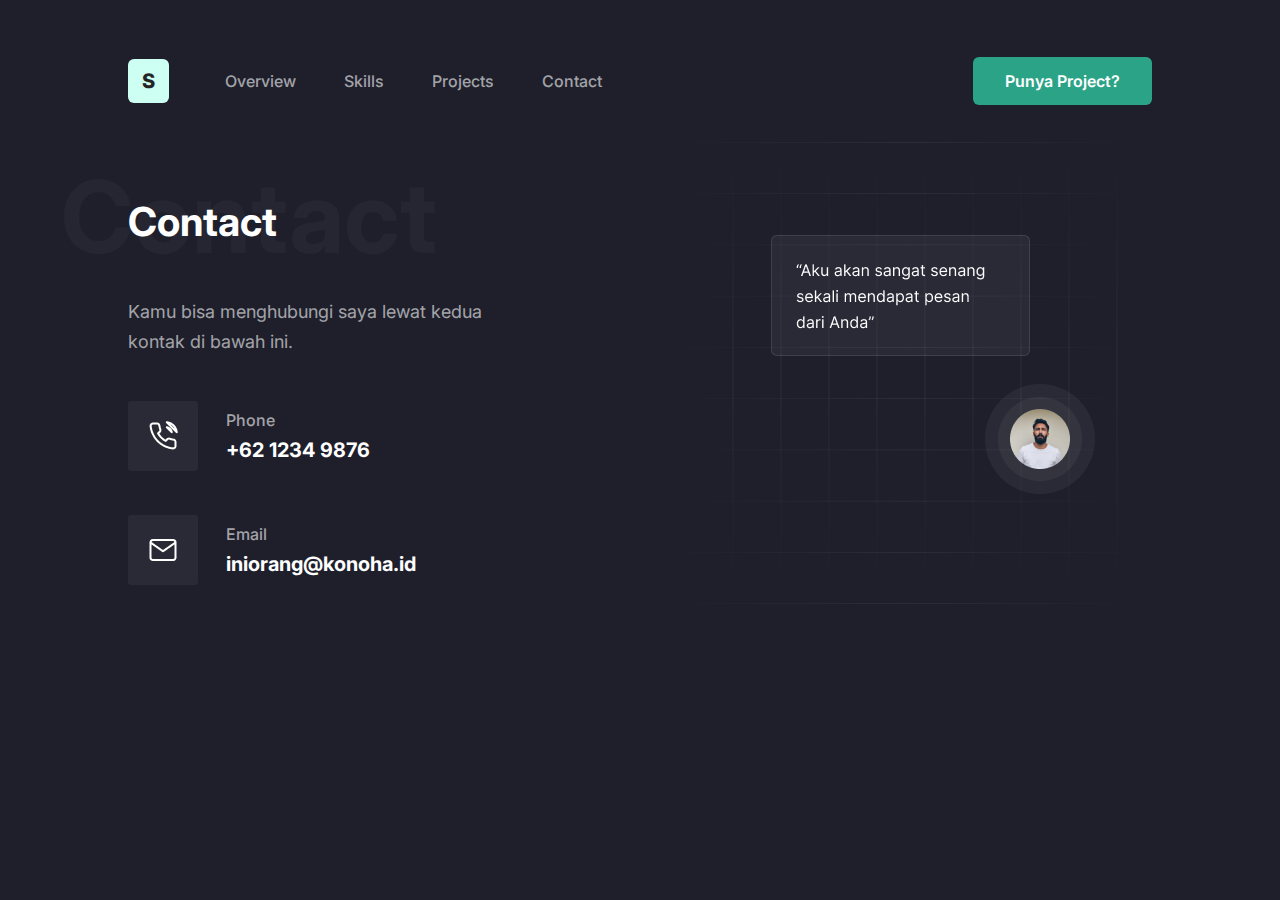
<file: html/contact.html>
<!DOCTYPE html>
<html lang="en">
<head>
  <meta charset="UTF-8">
  <meta http-equiv="X-UA-Compatible" content="IE=edge">
  <meta name="viewport" content="width=device-width, initial-scale=1.0">
  <title>
    The Sugiharto's - Dark Personal Website UI Design/contact
  </title>
  <!-- MY CSS -->
  <link rel="stylesheet" href="../css/style.css">
</head>
<body>
  <section class="contact">
    <div class="container">
      <nav class="nav-bar">
        <ul>
          <li><a class="logo" href="../index.html">
            S
          </a></li>

          <li><a href="overview.html">
            Overview
          </a></li>

          <li><a href="skills.html">
            Skills
          </a></li>

          <li><a href="projects.html">
            Projects
          </a></li>

          <li><a href="contact.html">
            Contact
          </a></li>
        </ul>

        <a href="#" class="nav-btn">
          Punya Project?
        </a>
      </nav>

      <div class="wrapper">
        <div class="left">
          <h1>
            Contact
          </h1>

          <div class="contact-back">
            Contact
          </div>

          <p class="about-me">
            Kamu bisa menghubungi saya lewat kedua <br> kontak di bawah ini.
          </p>

          <div class="call">
            <img src="../img/call-icon.png" alt="">

            <div>
              <h4>
                Phone
              </h4>

              <p>
                +62 1234 9876
              </p>
            </div>
          </div>

          <div class="email">
            <img src="../img/email-icon.png" alt="">

            <div>
              <h4>
                Email
              </h4>

              <p>
                iniorang@konoha.id
              </p>
            </div>
          </div>
        </div>

        <div class="right">
          <img src="../img/contact-img.png" alt="">
        </div>
      </div>
    </div>
  </section>
</body>
</html>
</file>
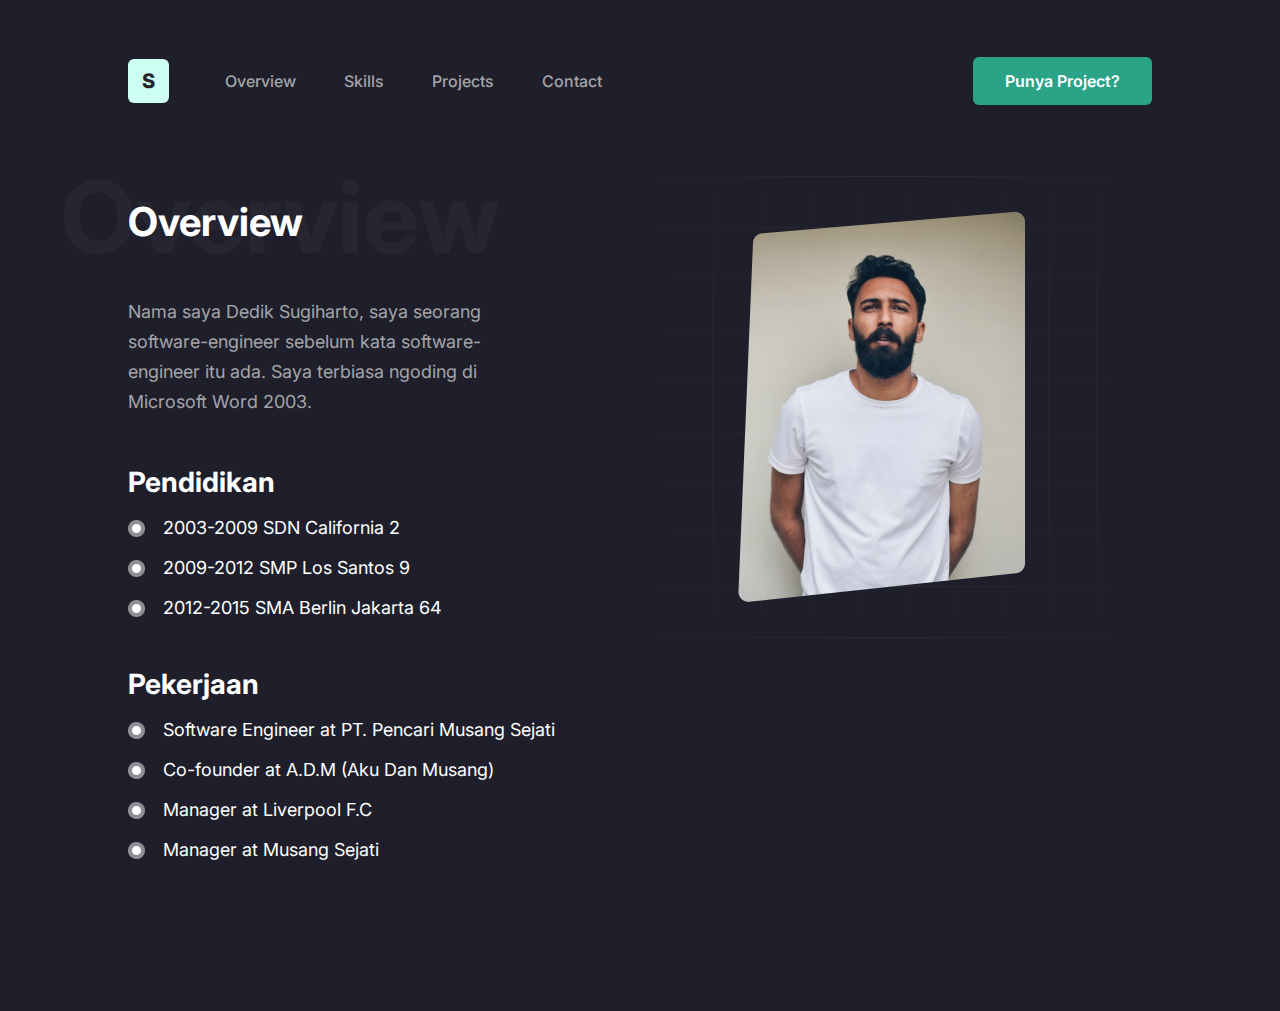
<file: html/overview.html>
<!DOCTYPE html>
<html lang="en">
<head>
  <meta charset="UTF-8">
  <meta http-equiv="X-UA-Compatible" content="IE=edge">
  <meta name="viewport" content="width=device-width, initial-scale=1.0">
  <title>
    The Sugiharto's - Dark Personal Website UI Design/overview
  </title>
  <!-- MY CSS -->
  <link rel="stylesheet" href="../css/style.css">
</head>
<body>
  <section class="overview">
    <div class="container">
      <nav class="nav-bar">
        <ul>
          <li><a class="logo" href="../index.html">
            S
          </a></li>

          <li><a href="overview.html">
            Overview
          </a></li>

          <li><a href="skills.html">
            Skills
          </a></li>

          <li><a href="projects.html">
            Projects
          </a></li>

          <li><a href="contact.html">
            Contact
          </a></li>
        </ul>

        <a href="#" class="nav-btn">
          Punya Project?
        </a>
      </nav>

      <div class="about">
        <h1>
          Overview
        </h1>

        <div class="overview-back">
          Overview
        </div>

        <p class="about-me">
          Nama saya Dedik Sugiharto, saya seorang <br> software-engineer sebelum kata software- <br> engineer itu ada. Saya terbiasa ngoding di <br> Microsoft Word 2003.
        </p>

        <h2>
          Pendidikan
        </h2>

        <ul>
          <li>
            <img src="../img/bullet.png" alt="bullet">
            <p>
              2003-2009 SDN California 2
            </p>
          </li>

          <li>
            <img src="../img/bullet.png" alt="bullet">
            <p>
              2009-2012 SMP Los Santos 9
            </p>
          </li>

          <li>
            <img src="../img/bullet.png" alt="bullet">
            <p>
              2012-2015 SMA Berlin Jakarta 64
            </p>
          </li>

          <h2>
            Pekerjaan
          </h2>
  
          <ul>
            <li>
              <img src="../img/bullet.png" alt="bullet">
              <p>
                Software Engineer at PT. Pencari Musang Sejati
              </p>
            </li>
  
            <li>
              <img src="../img/bullet.png" alt="bullet">
              <p>
                Co-founder at A.D.M (Aku Dan Musang)
              </p>
            </li>
  
            <li>
              <img src="../img/bullet.png" alt="bullet">
              <p>
                Manager at Liverpool F.C
              </p>
            </li>

            <li>
              <img src="../img/bullet.png" alt="bullet">
              <p>
                Manager at Musang Sejati
              </p>
            </li>
        </ul>

        <img src="../img/overview-img.png" alt="profile-picture" class="overview-img">
      </div>
    </div>
  </section>
</body>
</html>
</file>
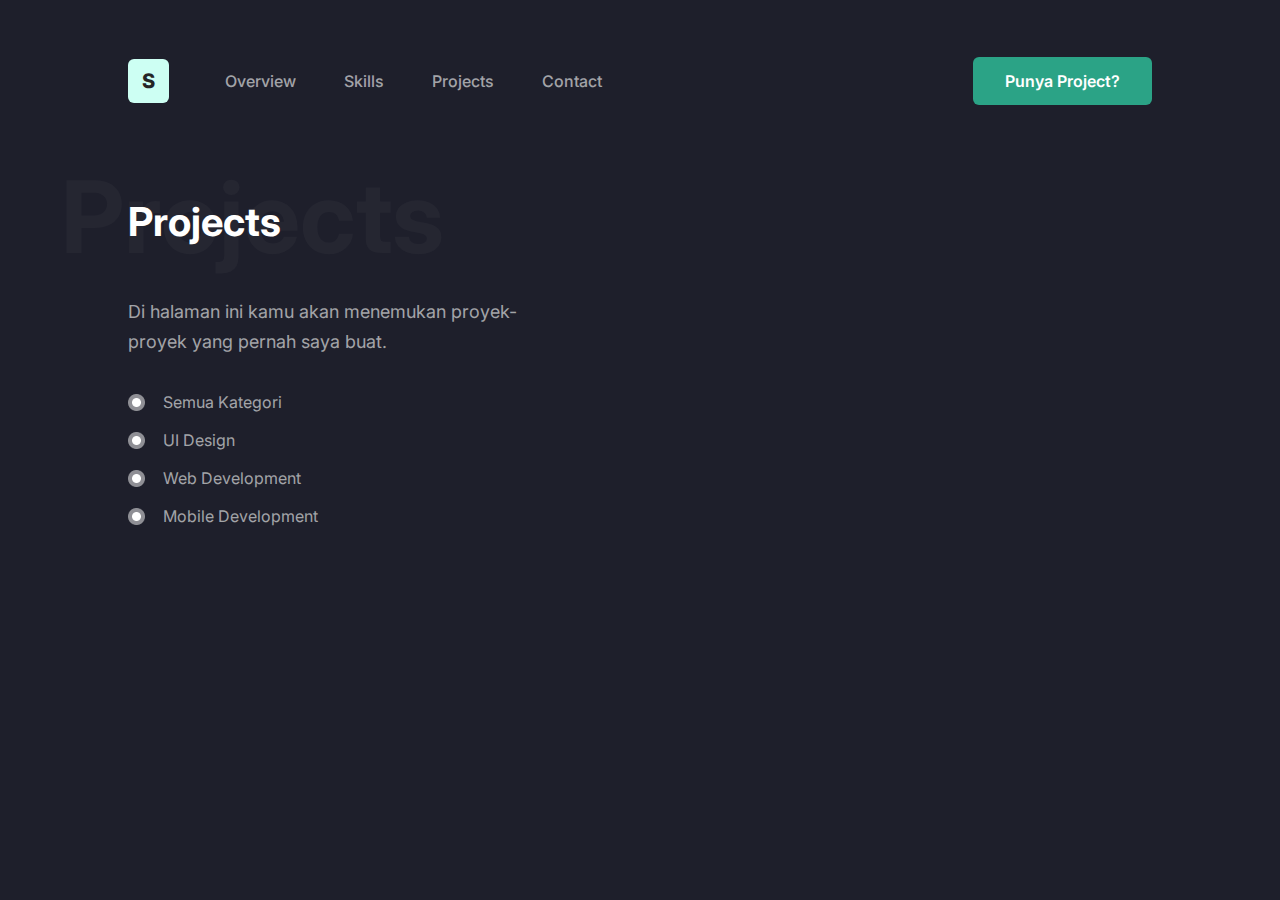
<file: html/projects.html>
<!DOCTYPE html>
<html lang="en">
<head>
  <meta charset="UTF-8">
  <meta http-equiv="X-UA-Compatible" content="IE=edge">
  <meta name="viewport" content="width=device-width, initial-scale=1.0">
  <title>
    The Sugiharto's - Dark Personal Website UI Design/projects
  </title>
  <!-- MY CSS -->
  <link rel="stylesheet" href="../css/style.css">
</head>
<body>
  <section class="projects">
    <div class="container">
      <nav class="nav-bar">
        <ul>
          <li><a class="logo" href="../index.html">
            S
          </a></li>

          <li><a href="overview.html">
            Overview
          </a></li>

          <li><a href="skills.html">
            Skills
          </a></li>

          <li><a href="projects.html">
            Projects
          </a></li>

          <li><a href="contact.html">
            Contact
          </a></li>
        </ul>

        <a href="#" class="nav-btn">
          Punya Project?
        </a>
      </nav>

      <div class="wrapper">
        <div class="left">
          <h1>
            Projects
          </h1>

          <div class="projects-back">
            Projects
          </div>

          <p class="about-me">
            Di halaman ini kamu akan menemukan proyek- <br> proyek yang pernah saya buat.
          </p>

          <ul>
            <li><a href="#" class="projects-btn" onclick="showAll()">
              <img src="../img/bullet.png" alt="">

              <p class="semua-kategori">
                Semua Kategori
              </p>
            </a></li>

            <li><a href="#" class="projects-btn" onclick="showUi()">
              <img src="../img/bullet.png" alt="">

              <p class="ui-design">
                UI Design
              </p>
            </a></li>

            <li><a href="#" class="projects-btn" onclick="showWeb()">
              <img src="../img/bullet.png" alt="">

              <p class="web-dev">
                Web Development
              </p>
            </a></li>

            <li><a href="#" class="projects-btn" onclick="showMobile()">
              <img src="../img/bullet.png" alt="">

              <p class="mbl-dev">
                Mobile Development
              </p>
            </a></li>
          </ul>
        </div>
  
        <div class="right">
          <div class="projects-card-wrapper">
            <div class="card card-ui" id="card">
              <img src="../img/card-ui-1.png" alt="">

              <h2>
                Landing Page UI Design
              </h2>

              <p>
                UI DESIGN
              </p>
            </div>

            <div class="card card-ui" id="card">
              <img src="../img/card-ui-2.png" alt="">

              <h2>
                Landing Page UI Design
              </h2>

              <p>
                UI DESIGN
              </p>
            </div>

            <div class="card card-web" id="card">
              <img src="../img/card-web-1.png" alt="">

              <h2>
                Landing Page
              </h2>

              <p>
                WEB DEVELOPMENT
              </p>
            </div>

            <div class="card card-web" id="card">
              <img src="../img/card-web-2.png" alt="">

              <h2>
                Landing Page
              </h2>

              <p>
                WEB DEVELOPMENT
              </p>
            </div>

            <div class="card card-mbl" id="card">
              <img src="../img/card-mobile-1.png" alt="">

              <h2>
                Mobile App
              </h2>

              <p>
                MOBILE DEVELOPMENT
              </p>
            </div>

            <div class="card card-mbl" id="card">
              <img src="../img/card-mobile-2.png" alt="">

              <h2>
                Mobile App
              </h2>

              <p>
                MOBILE DEVELOPMENT
              </p>
            </div>
          </div>
        </div>
      </div>
    </div>
  </section>


  <!-- MY JS -->
  <script src="../js/index.js"></script>
</body>
</html>
</file>
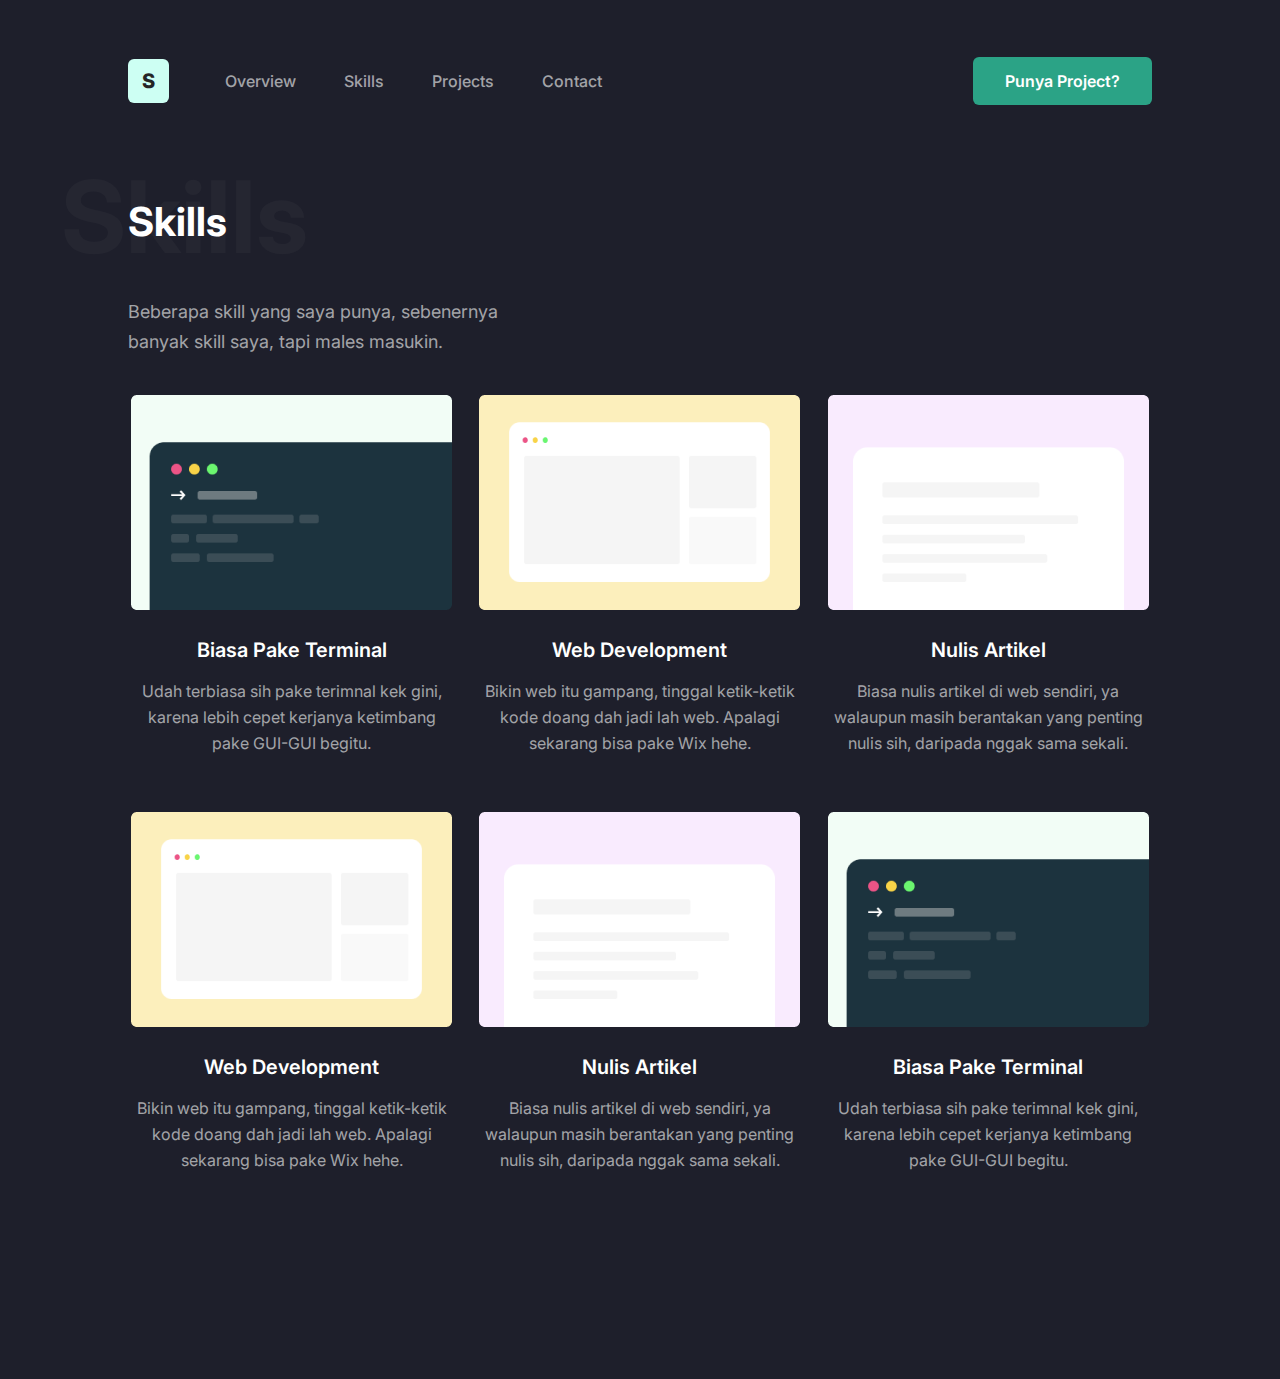
<file: html/skills.html>
<!DOCTYPE html>
<html lang="en">
<head>
  <meta charset="UTF-8">
  <meta http-equiv="X-UA-Compatible" content="IE=edge">
  <meta name="viewport" content="width=device-width, initial-scale=1.0">
  <title>
    The Sugiharto's - Dark Personal Website UI Design/skills
  </title>
  <!-- MY CSS -->
  <link rel="stylesheet" href="../css/style.css">
</head>
<body>
  <section class="skills">
    <div class="container">
      <nav class="nav-bar">
        <ul>
          <li><a class="logo" href="../index.html">
            S
          </a></li>

          <li><a href="overview.html">
            Overview
          </a></li>

          <li><a href="skills.html">
            Skills
          </a></li>

          <li><a href="projects.html">
            Projects
          </a></li>

          <li><a href="contact.html">
            Contact
          </a></li>
        </ul>

        <a href="#" class="nav-btn">
          Punya Project?
        </a>
      </nav>

      <div class="skills-content">
        <h1>
          Skills
        </h1>

        <div class="skills-back">
          Skills
        </div>

        <p class="about-me">
          Beberapa skill yang saya punya, sebenernya <br> banyak skill saya, tapi males masukin.
        </p>

        <div class="skills-card-wrapper">
          <div class="card">
            <img src="../img/skills1.png" alt="terminal-img">
            <h2>
              Biasa Pake Terminal
            </h2>
            <p>
              Udah terbiasa sih pake terimnal kek gini, karena lebih cepet kerjanya ketimbang pake GUI-GUI begitu.
            </p>
          </div>

          <div class="card">
            <img src="../img/skills2.png" alt="terminal-img">
            <h2>
              Web Development
            </h2>
            <p>
              Bikin web itu gampang, tinggal ketik-ketik kode doang dah jadi lah web. Apalagi sekarang bisa pake Wix hehe.
            </p>
          </div>

          <div class="card">
            <img src="../img/skills3.png" alt="terminal-img">
            <h2>
              Nulis Artikel
            </h2>
            <p>
              Biasa nulis artikel di web sendiri, ya walaupun masih berantakan yang penting nulis sih, daripada nggak sama sekali.
            </p>
          </div>

          <div class="card">
            <img src="../img/skills2.png" alt="terminal-img">
            <h2>
              Web Development
            </h2>
            <p>
              Bikin web itu gampang, tinggal ketik-ketik kode doang dah jadi lah web. Apalagi sekarang bisa pake Wix hehe.
            </p>
          </div>

          <div class="card">
            <img src="../img/skills3.png" alt="terminal-img">
            <h2>
              Nulis Artikel
            </h2>
            <p>
              Biasa nulis artikel di web sendiri, ya walaupun masih berantakan yang penting nulis sih, daripada nggak sama sekali.
            </p>
          </div>

          <div class="card">
            <img src="../img/skills1.png" alt="terminal-img">
            <h2>
              Biasa Pake Terminal
            </h2>
            <p>
              Udah terbiasa sih pake terimnal kek gini, karena lebih cepet kerjanya ketimbang pake GUI-GUI begitu.
            </p>
          </div>

          
        </div>
      </div>
    </div>
  </section>
</body>
</html>
</file>
<file: css/style.css>
/* FONTS */
@import url('https://fonts.googleapis.com/css2?family=Inter:wght@400;500;600;700;800;&display=swap');

/* GENERAL */
* {
  margin: 0;
  padding: 0;
  box-sizing: border-box;
  list-style: none;
  text-decoration: none;
}

body {
  overflow-x: hidden;
  font-family: 'Inter', sans-serif;
}

.container {
  width: 80%;
  margin: 0 auto;
}

a {
  display: inline-block;
}

a:hover {
  opacity: 85%;
}

/* HOME */
.home {
  background-image: url(../img/home-bg.svg);
  background-size: cover;
  background-position: center;
  min-height: 100vh;
}

.container .nav-bar {
  display: flex;
  justify-content: space-between;
  align-items: center;
  padding-top: 57px;
}

.container .nav-bar ul {
  display: flex;
  align-items: center;
  gap: 48px;
}

.container .nav-bar ul li a {
  color: rgba(255, 255, 255, 0.6);
  font-size: 16px;
  font-weight: 500;
  line-height: 19px;
  letter-spacing: 0em;
}

.container .nav-bar ul li .logo {
  font-size: 20px;
  font-weight: 800;
  line-height: 24px;
  letter-spacing: 0em;
  color: #252525;
  background: #CDFFF3;
  padding: 10px 14px;
  border-radius: 6px;
  margin-right: 8px;
}

.container .nav-bar .nav-btn {
  font-size: 16px;
  font-weight: 600;
  line-height: 28px;
  letter-spacing: 0em;
  color: #FFF;
  padding: 10px 32px;
  background: #2BA386;
  border-radius: 6px;
}

/* HERO */
.hero {
  display: flex;
  justify-content: space-between;
  align-items: center;
  padding-top: 64px;
}

.hero .left h1 {
  font-style: normal;
  font-weight: 300;
  font-size: 40px;
  line-height: 54px;
  color: #FFFFFF;
  margin-bottom: 15px;
}

.hero .left h1 span {
  font-style: normal;
  font-weight: 700;
  font-size: 40px;
  line-height: 54px;
  color: #FFF;
}

.hero .left p {
  font-style: normal;
  font-weight: 400;
  font-size: 18px;
  line-height: 30px;
  color: rgba(255, 255, 255, 0.6);
}

.hero .left .hero-btn {
  display: flex;
  align-items: center;
  gap: 13px;
  margin-top: 43px;
}

.hero .left .hero-btn p {
  color: #FFF;
}

.hero .left .bio {
  display: flex;
  align-items: center;
  gap: 32px;
  margin-top: 66px;
}

.hero .left .bio li p {
  font-style: normal;
  font-weight: 400;
  font-size: 12px;
  line-height: 15px;
  letter-spacing: 0.1em;
  color: rgba(255, 255, 255, 0.6);
  margin-bottom: 8px;
}

.hero .left .bio span {
  font-style: normal;
  font-weight: 600;
  font-size: 24px;
  line-height: 29px;
  color: #FFFFFF;
}

.hero .left .bio span img {
  width: 64px;
}

.hero .right img {
  width: 500px;
}


/* OVERVIEW */
.overview {
  min-height: 100vh;
  background: #1E1F2B;
  color: #FFF;
  padding-bottom: 150px;
}

.overview .container .about h1 {
  font-style: normal;
  font-weight: 700;
  font-size: 40px;
  line-height: 54px;
  z-index: 1;
  margin-top: 90px;
}

.overview .container .about .overview-back {
  font-style: normal;
  font-weight: 700;
  font-size: 100px;
  line-height: 121px;
  color: rgba(255, 255, 255, 0.03);
  position: absolute;
  left: 61px;
  top: 156px;
}

.overview .container .about .about-me {
  font-style: normal;
  font-weight: 400;
  font-size: 18px;
  line-height: 30px;
  color: rgba(255, 255, 255, 0.6);
  margin-top: 48px;
}

.overview .container .about h2 {
  margin-top: 48px;
  font-style: normal;
  font-weight: 700;
  font-size: 28px;
  line-height: 34px;
}

.overview .container .about ul li {
  display: flex;
  align-items: center;
  gap: 18px;
  margin-top: 18px;
}

.overview .container .about ul li p {
  font-style: normal;
  font-weight: 400;
  font-size: 18px;
  line-height: 22px;
}

.overview .container .about .overview-img {
  position: absolute;
  left: 630px;
  top: 139px;
}

/* SKILLS */
.skills {
  min-height: 100vh;
  background: #1E1F2B;
  color: #FFF;
  padding-bottom: 150px;
}

.skills .container .skills-content h1 {
  font-style: normal;
  font-weight: 700;
  font-size: 40px;
  line-height: 54px;
  z-index: 1;
  margin-top: 90px;
}

.skills .container .skills-content .skills-back {
  font-style: normal;
  font-weight: 700;
  font-size: 100px;
  line-height: 121px;
  color: rgba(255, 255, 255, 0.03);
  position: absolute;
  left: 61px;
  top: 156px;
}

.skills .container .skills-content .about-me {
  font-style: normal;
  font-weight: 400;
  font-size: 18px;
  line-height: 30px;
  color: rgba(255, 255, 255, 0.6);
  margin-top: 48px;
}

.skills .container .skills-content .skills-card-wrapper {
  margin-top: 38px;
  display: flex;
  justify-content: space-between;
  align-items: center;
  flex-wrap: wrap;
}

.skills .container .skills-content .skills-card-wrapper .card {
  flex-basis: 32%;
  text-align: center;
  margin-bottom: 56px;
}

.skills .container .skills-content .skills-card-wrapper .card h2 {
  margin-top: 24px;
  font-style: normal;
  font-weight: 600;
  font-size: 20px;
  line-height: 24px;
}

.skills .container .skills-content .skills-card-wrapper .card p {
  font-style: normal;
  font-weight: 400;
  font-size: 16px;
  line-height: 26px;
  color: rgba(255, 255, 255, 0.6);
  margin-top: 16px;
}


/* PROJECTS */
.projects {
  min-height: 100vh;
  background: #1E1F2B;
  color: #FFF;
  padding-bottom: 150px;
}

.projects .container .wrapper {
  display: flex;
  justify-content: space-between;
}

.projects .container .wrapper .left h1 {
  font-style: normal;
  font-weight: 700;
  font-size: 40px;
  line-height: 54px;
  z-index: 1;
  margin-top: 90px;
}

.projects .container .wrapper .left .projects-back {
  font-style: normal;
  font-weight: 700;
  font-size: 100px;
  line-height: 121px;
  color: rgba(255, 255, 255, 0.03);
  position: absolute;
  left: 61px;
  top: 156px;
}

.projects .container .wrapper .left .about-me {
  position: absolute;
  font-style: normal;
  font-weight: 400;
  font-size: 18px;
  line-height: 30px;
  color: rgba(255, 255, 255, 0.6);
  margin-top: 48px;
}

.projects .container .wrapper .left ul {
  margin-top: 144px;
  position: absolute;
}

.projects .container .wrapper .left ul li .projects-btn {
  display: flex;
  align-items: center;
  gap: 18px;
  margin-bottom: 19px;
}

.projects .container .wrapper .left ul li .projects-btn p {
  font-style: normal;
  font-weight: 400;
  font-size: 16px;
  line-height: 19px;
  color: rgba(255, 255, 255, 0.6);
}

.projects .container .wrapper .right {
  margin-top: 100px;
  margin-left: 260px;
}

.projects .container .wrapper .right .projects-card-wrapper {
  display: flex;
  gap: 20px;
  flex-wrap: wrap;
}

.projects .container .wrapper .right .projects-card-wrapper .card {
  padding: 18px;
  background: rgba(255, 255, 255, 0.05);
  border-radius: 6px;
  text-align: center;
  display: none;
}

.projects .container .wrapper .right .projects-card-wrapper .card h2 {
  font-style: normal;
  font-weight: 600;
  font-size: 18px;
  line-height: 22px;
  text-align: center;
  color: #FFF;
  margin-top: 30px;
}

.projects .container .wrapper .right .projects-card-wrapper .card p {
  font-style: normal;
  font-weight: 600;
  font-size: 12px;
  line-height: 15px;
  text-align: center;
  letter-spacing: 0.05em;
  color: rgba(255, 255, 255, 0.6);
  margin-top: 16px;
}

/* CONTACT */
.contact {
  min-height: 100vh;
  background: #1E1F2B;
  color: #FFF;
  padding-bottom: 150px;
}

.contact .container .wrapper {
  display: flex;
  justify-content: space-between;
}

.contact .container .wrapper .left h1 {
  font-style: normal;
  font-weight: 700;
  font-size: 40px;
  line-height: 54px;
  z-index: 1;
  margin-top: 90px;
}

.contact .container .wrapper .left .contact-back {
  font-style: normal;
  font-weight: 700;
  font-size: 100px;
  line-height: 121px;
  color: rgba(255, 255, 255, 0.03);
  position: absolute;
  left: 61px;
  top: 156px;
}

.contact .container .wrapper .left .about-me {
  font-style: normal;
  font-weight: 400;
  font-size: 18px;
  line-height: 30px;
  color: rgba(255, 255, 255, 0.6);
  margin-top: 48px;
}

.contact .wrapper .left .call,
.contact .wrapper .left .email {
  margin-top: 44px;
  display: flex;
  gap: 28px;
  align-items: center;
}

.contact .wrapper .left .call h4,
.contact .wrapper .left .email h4 {
  font-style: normal;
  font-weight: 500;
  font-size: 16px;
  line-height: 19px;
  color: rgba(255, 255, 255, 0.6);
  margin-bottom: 8px;
}

.contact .wrapper .left .call p,
.contact .wrapper .left .email p {
  font-style: normal;
  font-weight: 700;
  font-size: 20px;
  line-height: 24px;
  color: #FFFFFF;
}
</file>
